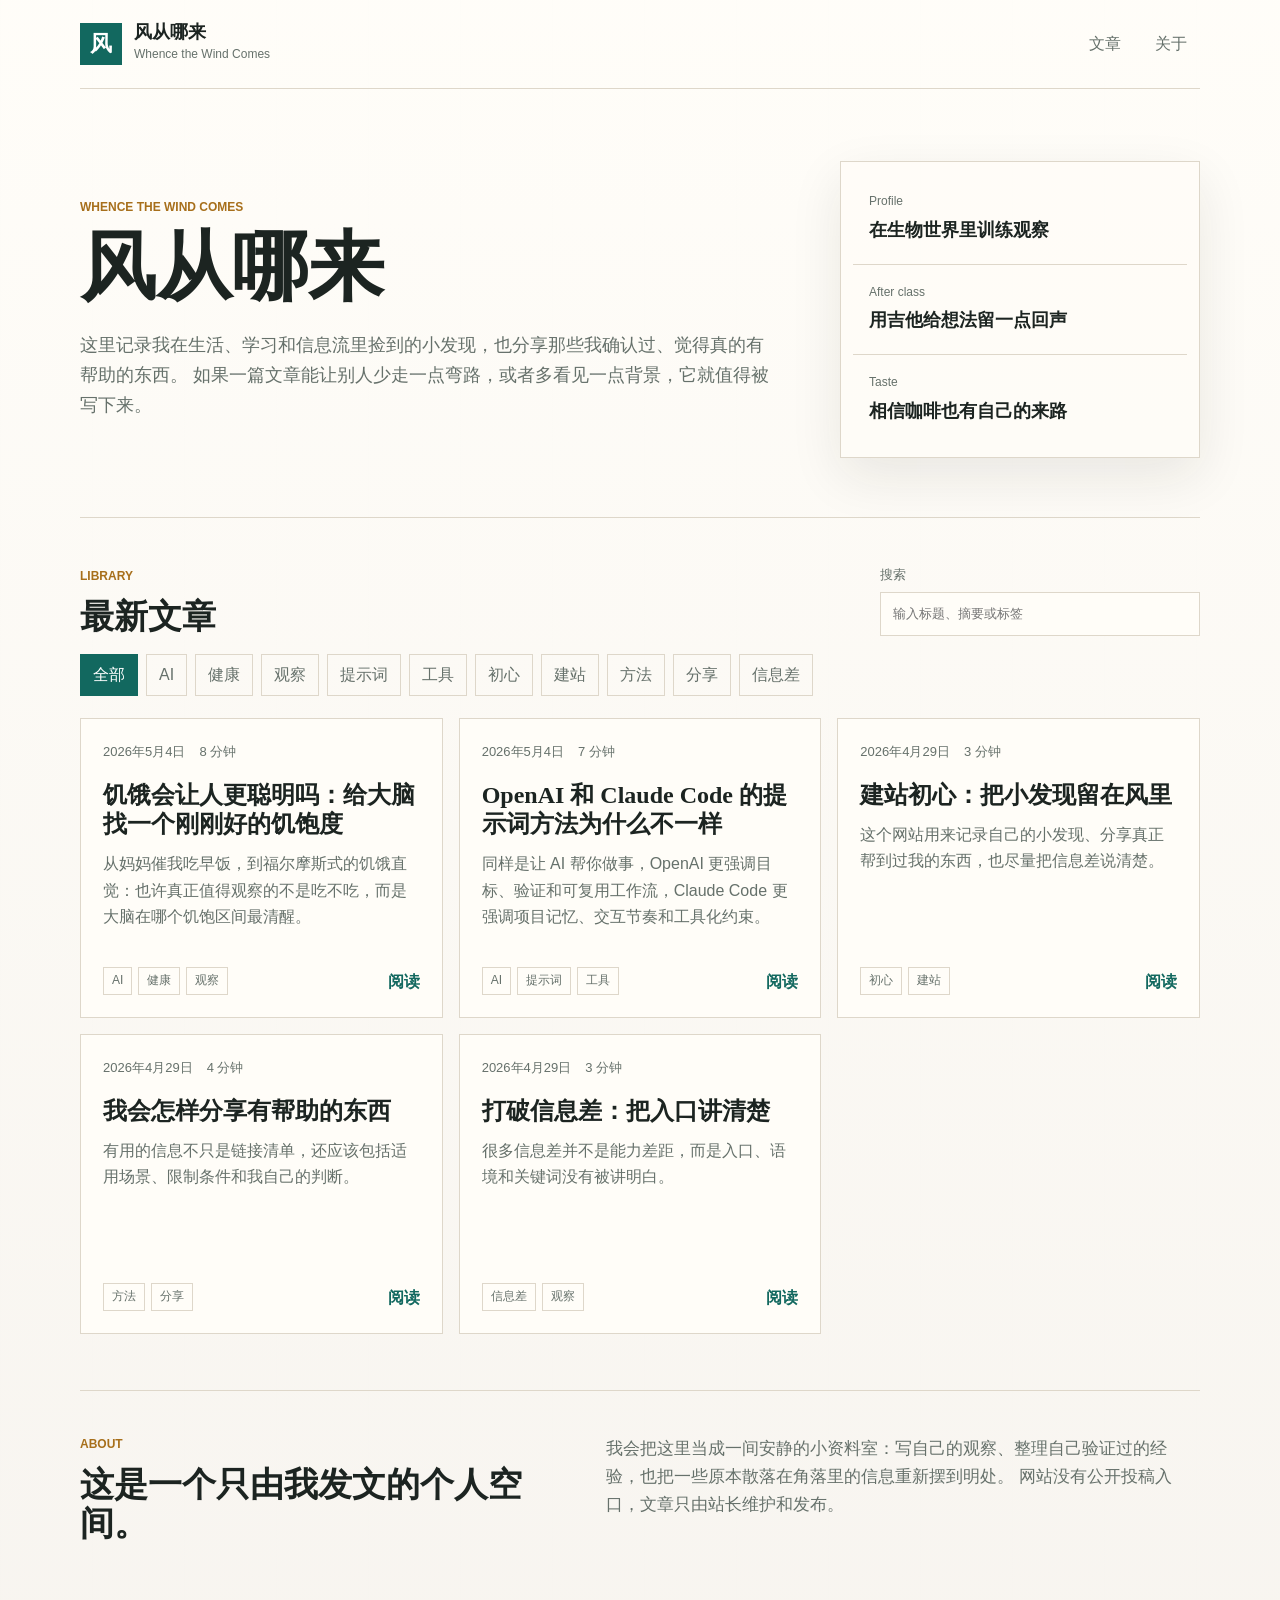
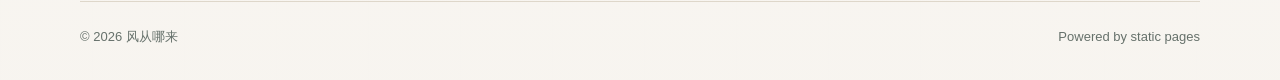
<file: index.html>
<!doctype html>
<html lang="zh-CN">
  <head>
    <meta charset="utf-8">
    <meta name="viewport" content="width=device-width, initial-scale=1">
    <title>风从哪来 | 文章与笔记</title>
    <meta name="description" content="一个记录小发现、分享有用信息、打破信息差的个人文章站。">
    <link rel="stylesheet" href="./assets/site.css">
  </head>
  <body>
    <header class="site-header">
      <a class="brand" href="./index.html" aria-label="返回首页">
        <span class="brand-mark">风</span>
        <span>
          <strong>风从哪来</strong>
          <small>Whence the Wind Comes</small>
        </span>
      </a>
      <nav class="top-nav" aria-label="主导航">
        <a href="#articles">文章</a>
        <a href="#about">关于</a>
      </nav>
    </header>

    <main>
      <section class="hero">
        <div class="hero-copy">
          <p class="eyebrow">Whence the Wind Comes</p>
          <h1>风从哪来</h1>
          <p>
            这里记录我在生活、学习和信息流里捡到的小发现，也分享那些我确认过、觉得真的有帮助的东西。
            如果一篇文章能让别人少走一点弯路，或者多看见一点背景，它就值得被写下来。
          </p>
        </div>
        <div class="signal-panel" aria-label="站点信息">
          <div>
            <span>Profile</span>
            <strong>在生物世界里训练观察</strong>
          </div>
          <div>
            <span>After class</span>
            <strong>用吉他给想法留一点回声</strong>
          </div>
          <div>
            <span>Taste</span>
            <strong>相信咖啡也有自己的来路</strong>
          </div>
        </div>
      </section>

      <section class="toolbar" aria-label="文章筛选">
        <div>
          <p class="section-kicker">Library</p>
          <h2 id="articles">最新文章</h2>
        </div>
        <label class="search-box">
          <span>搜索</span>
          <input id="searchInput" type="search" placeholder="输入标题、摘要或标签">
        </label>
      </section>

      <section class="tag-row" id="tagRow" aria-label="标签筛选"></section>
      <section class="post-grid" id="postGrid" aria-live="polite"></section>

      <section class="about-band" id="about">
        <div>
          <p class="section-kicker">About</p>
          <h2>这是一个只由我发文的个人空间。</h2>
        </div>
        <p>
          我会把这里当成一间安静的小资料室：写自己的观察、整理自己验证过的经验，也把一些原本散落在角落里的信息重新摆到明处。
          网站没有公开投稿入口，文章只由站长维护和发布。
        </p>
      </section>
    </main>

    <footer class="site-footer">
      <span>© <span id="year"></span> 风从哪来</span>
      <span>Powered by static pages</span>
    </footer>

    <script src="./posts.js"></script>
    <script src="./assets/site.js"></script>
  </body>
</html>
</file>
<file: assets/site.css>
:root {
  color-scheme: light;
  --bg: #f7f4ef;
  --paper: #fffdf8;
  --ink: #1c2421;
  --muted: #66716b;
  --line: #ded7ca;
  --accent: #12685f;
  --accent-strong: #0d4d47;
  --gold: #a76f1b;
  --blue: #315c9c;
  --shadow: 0 18px 50px rgba(37, 32, 25, 0.09);
}

* {
  box-sizing: border-box;
}

html {
  scroll-behavior: smooth;
}

body {
  margin: 0;
  background:
    linear-gradient(180deg, rgba(255, 253, 248, 0.94), rgba(247, 244, 239, 0.96)),
    repeating-linear-gradient(90deg, rgba(18, 104, 95, 0.05) 0 1px, transparent 1px 92px);
  color: var(--ink);
  font-family: "Inter", "Noto Sans SC", "Microsoft YaHei", Arial, sans-serif;
  line-height: 1.65;
}

a {
  color: inherit;
  text-decoration: none;
}

.site-header,
.site-footer,
main {
  width: min(1120px, calc(100% - 32px));
  margin: 0 auto;
}

.site-header {
  display: flex;
  align-items: center;
  justify-content: space-between;
  gap: 20px;
  padding: 22px 0;
}

.brand {
  display: inline-flex;
  align-items: center;
  gap: 12px;
  min-width: 0;
}

.brand-mark {
  display: grid;
  width: 42px;
  height: 42px;
  place-items: center;
  border: 1px solid var(--accent);
  background: var(--accent);
  color: white;
  font-family: Georgia, serif;
  font-size: 22px;
  font-weight: 700;
}

.brand strong,
.brand small {
  display: block;
}

.brand strong {
  font-size: 18px;
  line-height: 1.1;
}

.brand small {
  color: var(--muted);
  font-size: 12px;
  margin-top: 2px;
}

.top-nav {
  display: flex;
  gap: 8px;
}

.top-nav a {
  border: 1px solid transparent;
  color: var(--muted);
  padding: 8px 12px;
}

.top-nav a:hover {
  border-color: var(--line);
  color: var(--accent-strong);
}

.hero {
  display: grid;
  grid-template-columns: minmax(0, 1fr) 360px;
  gap: 42px;
  min-height: 430px;
  align-items: center;
  padding: 54px 0 42px;
  border-top: 1px solid var(--line);
  border-bottom: 1px solid var(--line);
}

.eyebrow,
.section-kicker {
  margin: 0 0 10px;
  color: var(--gold);
  font-size: 12px;
  font-weight: 700;
  letter-spacing: 0;
  text-transform: uppercase;
}

.hero h1 {
  max-width: 780px;
  margin: 0;
  font-family: Georgia, "Times New Roman", "Noto Serif SC", serif;
  font-size: clamp(40px, 7vw, 76px);
  line-height: 1.04;
  font-weight: 700;
}

.hero p:not(.eyebrow) {
  max-width: 690px;
  color: var(--muted);
  font-size: 18px;
  margin: 24px 0 0;
}

.signal-panel {
  border: 1px solid var(--line);
  background: rgba(255, 253, 248, 0.82);
  box-shadow: var(--shadow);
  padding: 12px;
}

.signal-panel div {
  border-bottom: 1px solid var(--line);
  padding: 18px 16px;
}

.signal-panel div:last-child {
  border-bottom: 0;
}

.signal-panel span {
  display: block;
  color: var(--muted);
  font-size: 12px;
  margin-bottom: 4px;
}

.signal-panel strong {
  font-size: 18px;
}

.toolbar {
  display: flex;
  align-items: end;
  justify-content: space-between;
  gap: 24px;
  padding: 46px 0 18px;
}

.toolbar h2,
.about-band h2 {
  margin: 0;
  font-family: Georgia, "Times New Roman", "Noto Serif SC", serif;
  font-size: 34px;
  line-height: 1.15;
}

.search-box {
  display: grid;
  gap: 6px;
  color: var(--muted);
  font-size: 13px;
  min-width: min(320px, 100%);
}

.search-box input {
  width: 100%;
  border: 1px solid var(--line);
  background: var(--paper);
  color: var(--ink);
  font: inherit;
  min-height: 44px;
  padding: 10px 12px;
  outline: none;
}

.search-box input:focus {
  border-color: var(--accent);
  box-shadow: 0 0 0 3px rgba(18, 104, 95, 0.12);
}

.tag-row {
  display: flex;
  flex-wrap: wrap;
  gap: 8px;
  margin: 0 0 22px;
}

.tag-button {
  border: 1px solid var(--line);
  background: transparent;
  color: var(--muted);
  cursor: pointer;
  font: inherit;
  min-height: 36px;
  padding: 7px 12px;
}

.tag-button:hover,
.tag-button.is-active {
  border-color: var(--accent);
  background: var(--accent);
  color: white;
}

.post-grid {
  display: grid;
  grid-template-columns: repeat(3, minmax(0, 1fr));
  gap: 16px;
  padding-bottom: 56px;
}

.post-card {
  display: flex;
  min-height: 300px;
  flex-direction: column;
  border: 1px solid var(--line);
  background: var(--paper);
  padding: 22px;
}

.post-card:hover {
  border-color: rgba(18, 104, 95, 0.45);
  box-shadow: var(--shadow);
}

.post-meta {
  display: flex;
  flex-wrap: wrap;
  gap: 8px 14px;
  color: var(--muted);
  font-size: 13px;
}

.post-card h3 {
  margin: 18px 0 12px;
  font-family: Georgia, "Times New Roman", "Noto Serif SC", serif;
  font-size: 24px;
  line-height: 1.22;
}

.post-card h3 a:hover,
.read-link:hover,
.back-link:hover {
  color: var(--accent-strong);
}

.post-card p {
  color: var(--muted);
  margin: 0;
}

.card-footer {
  display: flex;
  align-items: end;
  justify-content: space-between;
  gap: 18px;
  margin-top: auto;
  padding-top: 22px;
}

.mini-tags {
  display: flex;
  flex-wrap: wrap;
  gap: 6px;
}

.mini-tags span {
  border: 1px solid var(--line);
  color: var(--muted);
  font-size: 12px;
  padding: 3px 8px;
}

.read-link,
.back-link {
  color: var(--accent);
  font-weight: 700;
}

.empty-state {
  grid-column: 1 / -1;
  border: 1px solid var(--line);
  background: var(--paper);
  color: var(--muted);
  margin: 0;
  padding: 28px;
}

.about-band {
  display: grid;
  grid-template-columns: 0.9fr 1.1fr;
  gap: 40px;
  border-top: 1px solid var(--line);
  padding: 44px 0 58px;
}

.about-band p:last-child {
  color: var(--muted);
  font-size: 17px;
  margin: 0;
}

.site-footer {
  display: flex;
  justify-content: space-between;
  gap: 18px;
  border-top: 1px solid var(--line);
  color: var(--muted);
  font-size: 13px;
  padding: 24px 0 32px;
}

.article-shell {
  max-width: 880px;
  padding-top: 24px;
}

.back-link {
  display: inline-block;
  margin-bottom: 28px;
}

.article {
  border-top: 1px solid var(--line);
  padding: 36px 0 64px;
}

.article-header {
  margin-bottom: 34px;
}

.article-header h1 {
  margin: 14px 0 16px;
  font-family: Georgia, "Times New Roman", "Noto Serif SC", serif;
  font-size: clamp(34px, 7vw, 58px);
  line-height: 1.12;
}

.article-header p {
  color: var(--muted);
  font-size: 18px;
  margin: 0 0 18px;
}

.article-body {
  max-width: 760px;
  font-size: 18px;
}

.article-body h2 {
  margin: 34px 0 10px;
  font-family: Georgia, "Times New Roman", "Noto Serif SC", serif;
  font-size: 28px;
  line-height: 1.2;
}

.article-body p {
  margin: 16px 0;
}

.article-body code {
  background: #ece6da;
  color: #21413d;
  font-size: 0.92em;
  padding: 2px 5px;
}

.article-body pre {
  overflow-x: auto;
  border: 1px solid var(--line);
  background: #262b28;
  color: #f7f4ef;
  padding: 16px;
}

.article-body pre code {
  background: transparent;
  color: inherit;
  padding: 0;
}

.article-body blockquote {
  margin: 22px 0;
  border-left: 3px solid var(--accent);
  background: rgba(18, 104, 95, 0.07);
  color: #29443f;
  padding: 14px 18px;
}

@media (max-width: 860px) {
  .hero,
  .about-band {
    grid-template-columns: 1fr;
  }

  .hero {
    min-height: 0;
    gap: 28px;
    padding: 40px 0;
  }

  .signal-panel {
    max-width: 520px;
  }

  .toolbar {
    align-items: stretch;
    flex-direction: column;
  }

  .post-grid {
    grid-template-columns: 1fr 1fr;
  }
}

@media (max-width: 620px) {
  .site-header,
  .site-footer {
    align-items: flex-start;
    flex-direction: column;
  }

  .site-header,
  .site-footer,
  main {
    width: min(100% - 24px, 1120px);
  }

  .top-nav {
    width: 100%;
  }

  .top-nav a {
    padding-left: 0;
  }

  .hero h1 {
    font-size: 40px;
  }

  .post-grid {
    grid-template-columns: 1fr;
  }

  .post-card {
    min-height: 0;
  }
}
</file>
